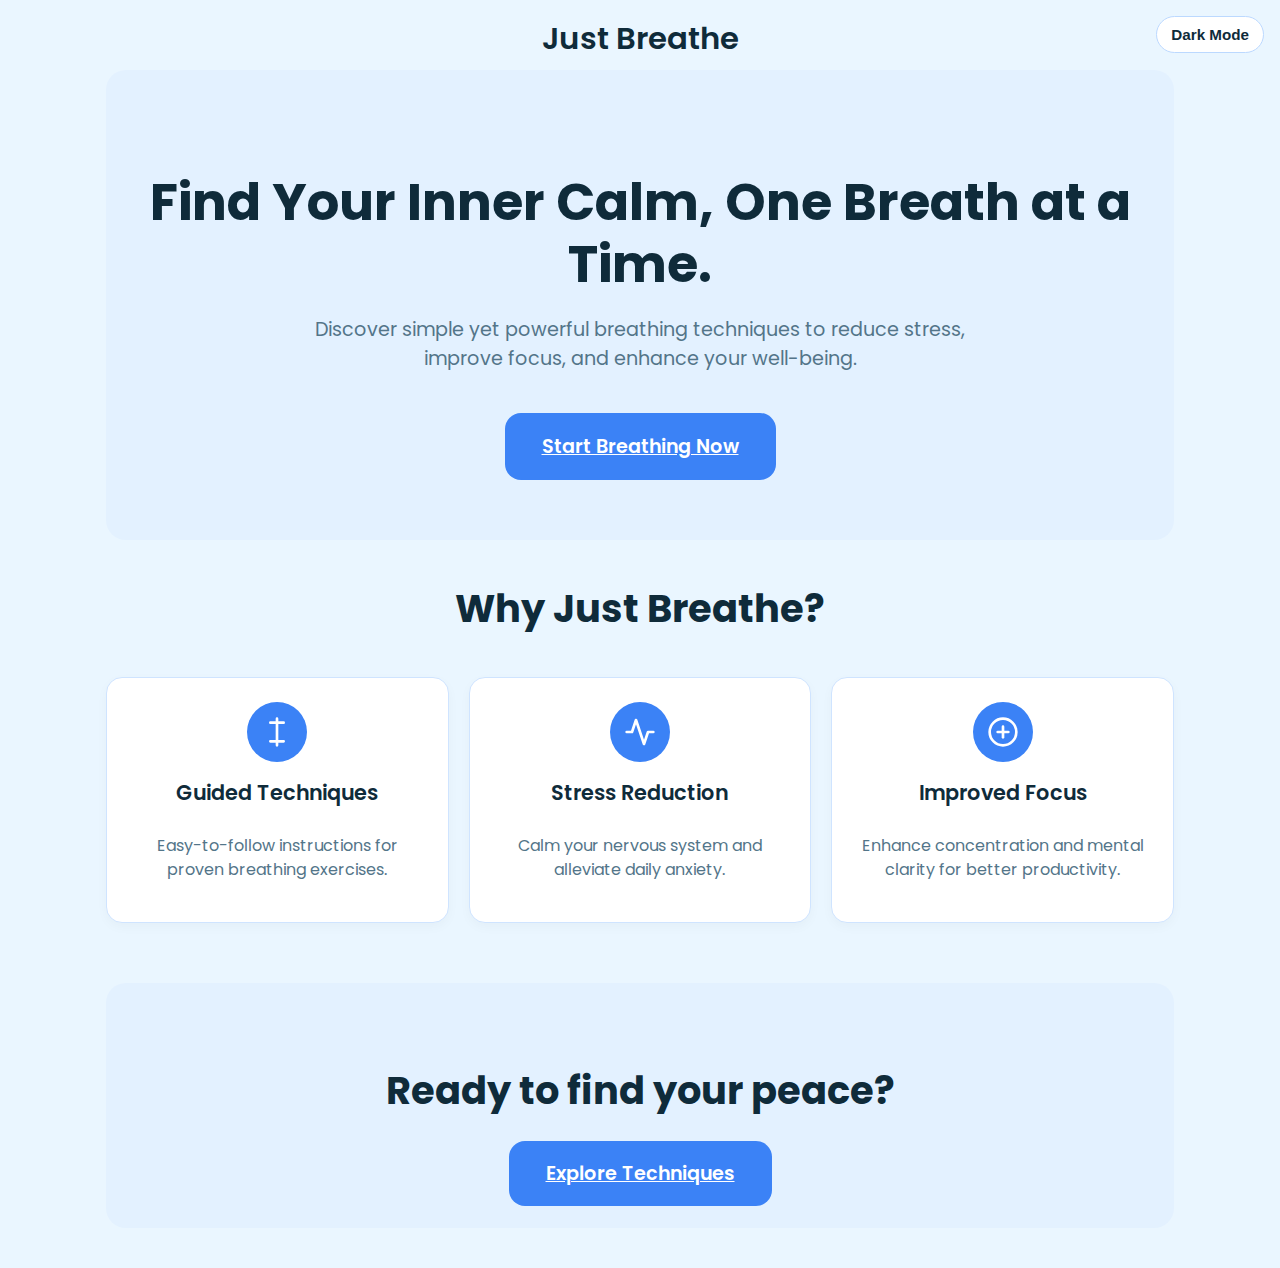
<file: index.html>
<!DOCTYPE html>
<html lang="en">
<head>
  <meta charset="UTF-8" />
  <meta name="viewport" content="width=device-width, initial-scale=1" />
  <title>Just Breathe – Inner Calm in Every Breath</title>
  <link href="https://fonts.googleapis.com/css2?family=Poppins:wght@400;600;700&display=swap" rel="stylesheet" />
  <link rel="stylesheet" href="styles.css" />
  <script src="app.js" defer></script>
</head>
<body data-page="landing">
  <header class="site-header landing-header">
    <h1 class="app-title">Just Breathe</h1>
    <button id="themeToggle" class="pill-btn theme-toggle-landing" type="button" aria-label="Toggle dark mode">
      <svg width="16" height="16" viewBox="0 0 24 24" aria-hidden="true">
        <path d="M21 12.79A9 9 0 1111.21 3 7 7 0 0021 12.79z" fill="none" stroke="currentColor" stroke-width="2"/>
      </svg>
      <span>Dark Mode</span>
    </button>
  </header>

  <main class="container landing-main">
    <section class="hero-section">
      <h2 class="hero-headline">Find Your Inner Calm, One Breath at a Time.</h2>
      <p class="hero-subheadline">
        Discover simple yet powerful breathing techniques to reduce stress, improve focus, and enhance your well-being.
      </p>
      <div class="hero-actions">
        <a href="app.html" class="action-btn alt large-btn">Start Breathing Now</a>
      </div>
    </section>

    <section class="features-section">
      <h3 class="section-title">Why Just Breathe?</h3>
      <div class="features-grid">
        <div class="feature-card">
          <div class="card-icon">
            <svg width="24" height="24" viewBox="0 0 24 24" fill="none" stroke="currentColor" stroke-width="2" stroke-linecap="round" stroke-linejoin="round">
              <path d="M12 2v20M17 5H7M17 19H7"/>
            </svg>
          </div>
          <h4>Guided Techniques</h4>
          <p>Easy-to-follow instructions for proven breathing exercises.</p>
        </div>
        <div class="feature-card">
          <div class="card-icon">
            <svg width="24" height="24" viewBox="0 0 24 24" fill="none" stroke="currentColor" stroke-width="2" stroke-linecap="round" stroke-linejoin="round">
              <path d="M22 12h-4l-3 9L9 3l-3 9H2"/>
            </svg>
          </div>
          <h4>Stress Reduction</h4>
          <p>Calm your nervous system and alleviate daily anxiety.</p>
        </div>
        <div class="feature-card">
          <div class="card-icon">
            <svg width="24" height="24" viewBox="0 0 24 24" fill="none" stroke="currentColor" stroke-width="2" stroke-linecap="round" stroke-linejoin="round">
              <circle cx="12" cy="12" r="10"/>
              <line x1="12" y1="8" x2="12" y2="16"/>
              <line x1="8" y1="12" x2="16" y2="12"/>
            </svg>
          </div>
          <h4>Improved Focus</h4>
          <p>Enhance concentration and mental clarity for better productivity.</p>
        </div>
      </div>
    </section>

    <section class="cta-section">
      <h3 class="section-title">Ready to find your peace?</h3>
      <a href="app.html" class="action-btn alt large-btn">Explore Techniques</a>
    </section>
  </main>
</body>
</html>
</file>
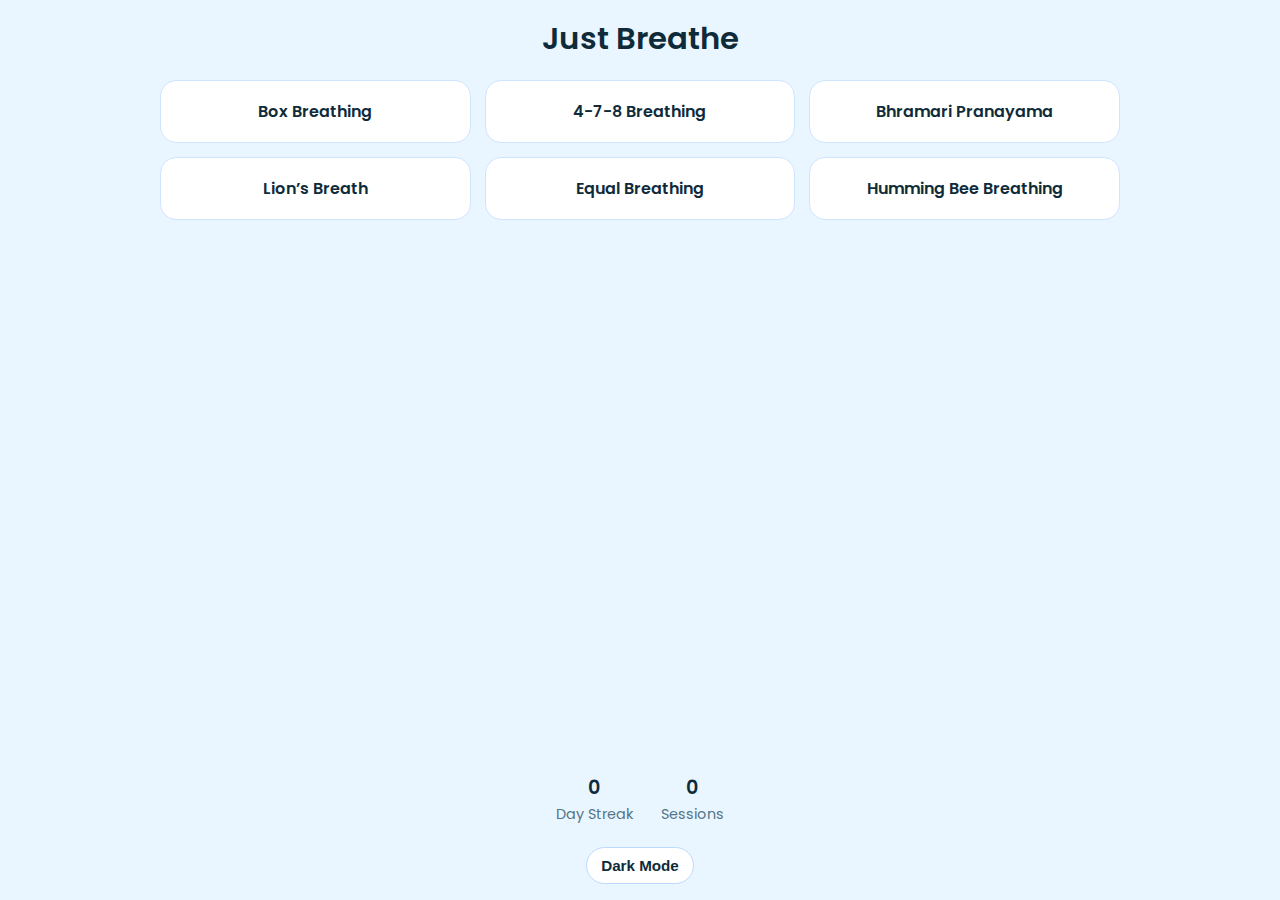
<file: app.html>
<!DOCTYPE html>
<html lang="en">
<head>
  <meta charset="UTF-8" />
  <meta name="viewport" content="width=device-width, initial-scale=1" />
  <title>Just Breathe</title>
  <link href="https://fonts.googleapis.com/css2?family=Poppins:wght@400;600&display=swap" rel="stylesheet" />
  <link rel="stylesheet" href="styles.css" />
  <script src="app.js" defer></script>
</head>
<body data-page="index">
  <header class="site-header">
    <h1 class="app-title">Just Breathe</h1>
  </header>

  <main class="container">
    <section class="techniques-grid" aria-label="Breathing techniques">
      <a href="technique.html?technique=box" class="card">Box Breathing</a>
      <a href="technique.html?technique=478" class="card">4-7-8 Breathing</a>
      <a href="technique.html?technique=bhramari" class="card">Bhramari Pranayama</a>
      <a href="technique.html?technique=lion" class="card">Lion’s Breath</a>
      <a href="technique.html?technique=equal" class="card">Equal Breathing</a>
      <a href="technique.html?technique=humming" class="card">Humming Bee Breathing</a>
    </section>
  </main>

  <footer class="footer-bar">
    <div class="stats-inline" aria-label="Practice statistics">
      <div class="stat">
        <span id="streak" class="stat-number">0</span>
        <span class="stat-label">Day Streak</span>
      </div>
      <div class="stat">
        <span id="sessions" class="stat-number">0</span>
        <span class="stat-label">Sessions</span>
      </div>
    </div>

    <button id="themeToggle" class="pill-btn" type="button" aria-label="Toggle dark mode">
      <svg width="16" height="16" viewBox="0 0 24 24" aria-hidden="true">
        <path d="M21 12.79A9 9 0 1111.21 3 7 7 0 0021 12.79z" fill="none" stroke="currentColor" stroke-width="2"/>
      </svg>
      <span>Dark Mode</span>
    </button>
  </footer>
</body>
</html>
</file>
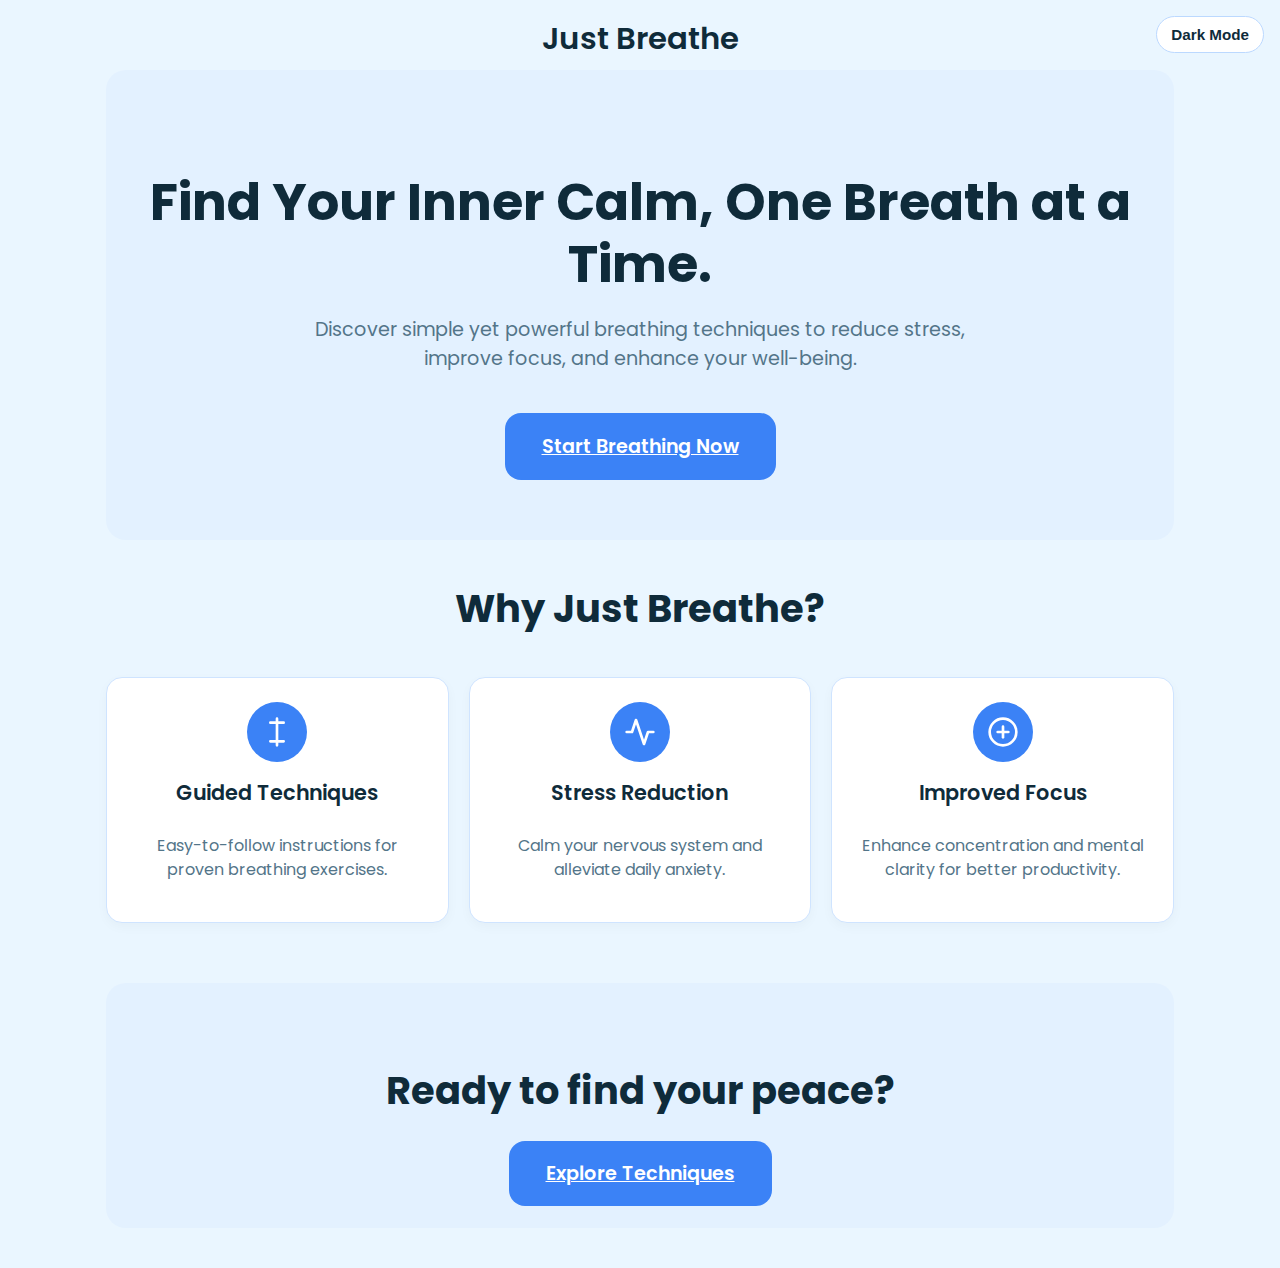
<file: landing.html>
<!DOCTYPE html>
<html lang="en">
<head>
  <meta charset="UTF-8" />
  <meta name="viewport" content="width=device-width, initial-scale=1" />
  <title>Just Breathe – Inner Calm in Every Breath</title>
  <link href="https://fonts.googleapis.com/css2?family=Poppins:wght@400;600;700&display=swap" rel="stylesheet" />
  <link rel="stylesheet" href="styles.css" />
  <script src="app.js" defer></script>
</head>
<body data-page="landing">
  <header class="site-header landing-header">
    <h1 class="app-title">Just Breathe</h1>
    <button id="themeToggle" class="pill-btn theme-toggle-landing" type="button" aria-label="Toggle dark mode">
      <svg width="16" height="16" viewBox="0 0 24 24" aria-hidden="true">
        <path d="M21 12.79A9 9 0 1111.21 3 7 7 0 0021 12.79z" fill="none" stroke="currentColor" stroke-width="2"/>
      </svg>
      <span>Dark Mode</span>
    </button>
  </header>

  <main class="container landing-main">
    <section class="hero-section">
      <h2 class="hero-headline">Find Your Inner Calm, One Breath at a Time.</h2>
      <p class="hero-subheadline">
        Discover simple yet powerful breathing techniques to reduce stress, improve focus, and enhance your well-being.
      </p>
      <div class="hero-actions">
        <a href="index.html" class="action-btn alt large-btn">Start Breathing Now</a>
      </div>
    </section>

    <section class="features-section">
      <h3 class="section-title">Why Just Breathe?</h3>
      <div class="features-grid">
        <div class="feature-card">
          <div class="card-icon">
            <svg width="24" height="24" viewBox="0 0 24 24" fill="none" stroke="currentColor" stroke-width="2" stroke-linecap="round" stroke-linejoin="round">
              <path d="M12 2v20M17 5H7M17 19H7"/>
            </svg>
          </div>
          <h4>Guided Techniques</h4>
          <p>Easy-to-follow instructions for proven breathing exercises.</p>
        </div>
        <div class="feature-card">
          <div class="card-icon">
            <svg width="24" height="24" viewBox="0 0 24 24" fill="none" stroke="currentColor" stroke-width="2" stroke-linecap="round" stroke-linejoin="round">
              <path d="M22 12h-4l-3 9L9 3l-3 9H2"/>
            </svg>
          </div>
          <h4>Stress Reduction</h4>
          <p>Calm your nervous system and alleviate daily anxiety.</p>
        </div>
        <div class="feature-card">
          <div class="card-icon">
            <svg width="24" height="24" viewBox="0 0 24 24" fill="none" stroke="currentColor" stroke-width="2" stroke-linecap="round" stroke-linejoin="round">
              <circle cx="12" cy="12" r="10"/>
              <line x1="12" y1="8" x2="12" y2="16"/>
              <line x1="8" y1="12" x2="16" y2="12"/>
            </svg>
          </div>
          <h4>Improved Focus</h4>
          <p>Enhance concentration and mental clarity for better productivity.</p>
        </div>
      </div>
    </section>

    <section class="cta-section">
      <h3 class="section-title">Ready to find your peace?</h3>
      <a href="index.html" class="action-btn alt large-btn">Explore Techniques</a>
    </section>
  </main>
</body>
</html>
</file>
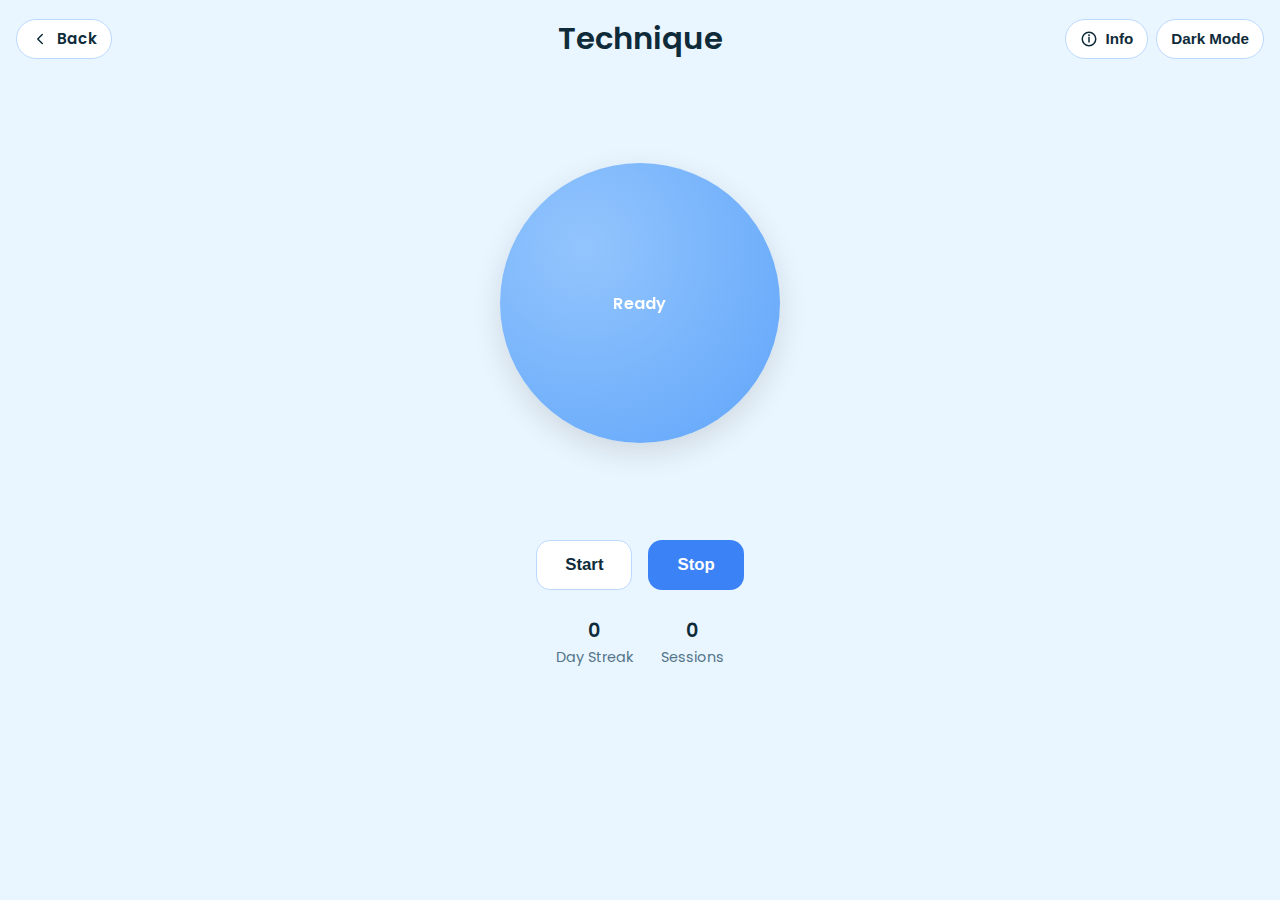
<file: technique.html>
<!DOCTYPE html>
<html lang="en">
<head>
  <meta charset="UTF-8" />
  <meta name="viewport" content="width=device-width, initial-scale=1" />
  <title>Just Breathe – Technique</title>
  <link href="https://fonts.googleapis.com/css2?family=Poppins:wght@400;600&display=swap" rel="stylesheet" />
  <link rel="stylesheet" href="styles.css" />
  <script src="app.js" defer></script>
</head>
<body data-page="technique">
  <header class="technique-header">
    <a class="pill-btn back-btn" href="index.html">
      <svg width="18" height="18" viewBox="0 0 24 24" aria-hidden="true">
        <path d="M15 18l-6-6 6-6" fill="none" stroke="currentColor" stroke-width="2" stroke-linecap="round" stroke-linejoin="round"/>
      </svg>
      <span>Back</span>
    </a>

    <h1 id="techniqueTitle" class="technique-title">Technique</h1>

    <div class="header-actions">
      <button id="infoBtn" class="pill-btn" type="button" aria-haspopup="dialog" aria-controls="infoModal">
        <svg width="18" height="18" viewBox="0 0 24 24" aria-hidden="true">
          <circle cx="12" cy="12" r="9" fill="none" stroke="currentColor" stroke-width="2"/>
          <line x1="12" y1="10" x2="12" y2="16" stroke="currentColor" stroke-width="2" stroke-linecap="round"/>
          <circle cx="12" cy="7" r="1.25" fill="currentColor"/>
        </svg>
        <span>Info</span>
      </button>

      <button id="themeToggle" class="pill-btn" type="button" aria-label="Toggle dark mode">
        <svg width="16" height="16" viewBox="0 0 24 24" aria-hidden="true">
          <path d="M21 12.79A9 9 0 1111.21 3 7 7 0 0021 12.79z" fill="none" stroke="currentColor" stroke-width="2"/>
        </svg>
        <span>Dark Mode</span>
      </button>
    </div>
  </header>

  <main class="technique-main">
    <p id="techniqueDesc" class="technique-desc"></p>

    <div class="circle-area">
      <div class="circle-container">
        <div id="breathingCircle" class="breathing-circle">Ready</div>
      </div>
    </div>

    <div class="controls">
      <button id="startBtn" class="action-btn" type="button">Start</button>
      <button id="stopBtn" class="action-btn alt" type="button">Stop</button>
    </div>
  </main>

  <footer class="footer-slim">
    <div class="stats-inline">
      <div class="stat">
        <span id="streak" class="stat-number">0</span>
        <span class="stat-label">Day Streak</span>
      </div>
      <div class="stat">
        <span id="sessions" class="stat-number">0</span>
        <span class="stat-label">Sessions</span>
      </div>
    </div>
  </footer>

  <div id="infoModal" class="modal" role="dialog" aria-modal="true" aria-labelledby="modalTitle">
    <div class="modal-content">
      <button id="closeModal" class="modal-close" type="button" aria-label="Close">
        <svg width="20" height="20" viewBox="0 0 24 24" aria-hidden="true">
          <line x1="18" y1="6" x2="6" y2="18" stroke="currentColor" stroke-width="2" stroke-linecap="round"/>
          <line x1="6" y1="6" x2="18" y2="18" stroke="currentColor" stroke-width="2" stroke-linecap="round"/>
        </svg>
      </button>
      <h2 id="modalTitle" class="modal-title"></h2>
      <p id="modalDesc" class="modal-text"></p>
    </div>
  </div>
</body>
</html>
</file>
<file: styles.css>
/* ================================
   Just Breathe — Styles
   ================================ */

/* Theme Tokens */
:root{
  /* Light (sky blue) */
  --bg: #eaf6ff;
  --bg-soft: #e3f1ff;
  --text: #0f2b3a;
  --muted: #537589;
  --card: #ffffff;
  --border: #cfe4ff;
  --accent: #3b82f6;

  --btn-bg: #ffffff;
  --btn-text: #0f2b3a;
  --btn-border: #bcd9ff;

  --circle-fill: radial-gradient(circle at 30% 30%, #93c5fd, #60a5fa);
}

body.dark{
  --bg: #0b1320;
  --bg-soft: #0f1b2b;
  --text: #e6eef7;
  --muted: #9bb4c8;
  --card: #121a29;
  --border: #243349;
  --accent: #7cc4ff;

  --btn-bg: #121a29;
  --btn-text: #e6eef7;
  --btn-border: #2a3b54;

  --circle-fill: radial-gradient(circle at 30% 30%, #2b6cb0, #1e3a8a);
}

/* Base */
*{ box-sizing: border-box; }
html, body{ height: 100%; }
body{
  margin: 0;
  font-family: "Poppins", system-ui, -apple-system, Segoe UI, Roboto, Helvetica, Arial, "Apple Color Emoji", "Segoe UI Emoji";
  background: var(--bg);
  color: var(--text);
  display: flex;
  flex-direction: column;
}

/* Headers */
.site-header,
.technique-header{
  position: relative;
  display: flex; /* Use flexbox for easier centering */
  justify-content: center; /* Center horizontally */
  align-items: center;
  gap: 12px;
  padding: 16px 16px 4px;
}
/* Ensure the back button and header actions are positioned absolutely to allow title centering */
.technique-header .back-btn{
  position: absolute;
  left: 16px;
}
.technique-header .header-actions{
  position: absolute;
  right: 16px;
  display: flex;
  gap: 8px;
}

.app-title,
.technique-title{
  text-align: center;
  margin: 0;
  font-size: clamp(1.6rem, 2.4vw, 2.2rem);
  font-weight: 600;
  color: var(--text); /* Ensure title color adapts to theme */
}

/* Container */
.container{ width: 100%; max-width: 1100px; margin: 0 auto; padding: 4px 16px 0; }

/* Pill buttons (back/info/theme) */
.pill-btn{
  display: inline-flex;
  align-items: center;
  gap: 8px;
  padding: 10px 14px;
  border-radius: 999px;
  background: var(--btn-bg);
  color: var(--btn-text);
  border: 1px solid var(--btn-border);
  text-decoration: none;
  font-weight: 600;
  font-size: 0.95rem;
  line-height: 1;
  transition: box-shadow .2s ease, transform .06s ease;
}
.pill-btn:hover{ box-shadow: 0 4px 14px rgba(0,0,0,.08); }
.pill-btn:active{ transform: translateY(1px); }

/* Techniques grid: 3x2 (desktop), 2 columns (tablet), 1 (mobile) */
.techniques-grid{
  display: grid;
  gap: 14px;
  margin: 10px auto 18px;
  width: 100%;
  max-width: 960px;
  grid-template-columns: 1fr;         /* mobile default */
}
@media (min-width: 600px){
  .techniques-grid{ grid-template-columns: repeat(2, 1fr); }
}
@media (min-width: 900px){
  .techniques-grid{ grid-template-columns: repeat(3, 1fr); }
}
.card{
  background: var(--card);
  color: var(--text);
  border: 1px solid var(--border);
  border-radius: 16px;
  padding: 18px;
  text-align: center;
  text-decoration: none;
  font-weight: 600;
  transition: transform .1s ease, box-shadow .2s ease;
}
.card:hover{
  transform: translateY(-2px);
  box-shadow: 0 10px 24px rgba(0,0,0,.08);
}

/* Footer (index) — stats + dark mode aligned and centered at bottom */
.footer-bar{
  margin-top: auto;
  display: flex; /* Use flexbox for centering */
  flex-direction: column; /* Stack items vertically */
  align-items: center; /* Center horizontally */
  gap: 12px;
  padding: 10px 16px 16px;
}
.footer-bar .stats-inline{
  display: flex;
  justify-content: center;
  gap: 28px;
  margin-bottom: 10px;
}
.footer-bar .pill-btn{
  justify-self: center; /* Center the button within flex container */
}


/* Stats (shared) */
.stats-inline .stat{
  display: grid;
  grid-template-rows: auto auto;
  justify-items: center;
  gap: 2px;
}
.stat-number{ font-size: 1.2rem; font-weight: 600; }
.stat-label{ font-size: .9rem; color: var(--muted); }

/* Technique main */
.technique-main{
  width: 100%;
  max-width: 1100px;
  margin: 0 auto;
  padding: 4px 16px 0 16px;
}
.technique-desc{
  text-align: center;
  color: var(--muted);
  margin: 8px auto 0;
  max-width: 720px;
  line-height: 1.5;
}

/* Circle area — reserve space to avoid overlap */
.circle-area{ margin-top: 8px; width: 100%; }
.circle-container{
  display: flex;
  justify-content: center;
  align-items: center;
  min-height: clamp(260px, 50vh, 520px);
  padding: 10px 0;
}
.breathing-circle{
  width: 280px; /* Fixed width */
  height: 280px; /* Fixed height */
  border-radius: 50%;
  background: var(--circle-fill);
  color: #fff;
  display: flex;
  align-items: center;
  justify-content: center;
  font-weight: 600;
  letter-spacing: .3px;
  box-shadow: 0 10px 30px rgba(0,0,0,.12);
  user-select: none;
  will-change: transform;
  transition: transform 4s ease-in-out;
}

/* Controls */
.controls{
  display: flex;
  justify-content: center;
  gap: 16px;
  padding: 12px 0 18px;
}
.action-btn{
  appearance: none;
  border: 1px solid var(--btn-border);
  background: var(--btn-bg);
  color: var(--btn-text);
  border-radius: 14px;
  padding: 14px 28px;
  font-size: 1.05rem;
  font-weight: 600;
  cursor: pointer;
  transition: box-shadow .2s ease, transform .06s ease;
}
.action-btn:hover{ box-shadow: 0 6px 18px rgba(0,0,0,.08); }
.action-btn:active{ transform: translateY(1px); }
.action-btn.alt{
  background: var(--accent);
  color: white;
  border-color: transparent;
}

/* Technique footer */
.footer-slim{ padding: 8px 16px 16px; }
.footer-slim .stats-inline{
  display: flex;
  justify-content: center;
  gap: 28px;
}

/* Modal */
.modal{
  display: none;
  position: fixed;
  inset: 0;
  background: rgba(0,0,0,.55);
  z-index: 100;
}
.modal-content{
  position: relative;
  margin: 7% auto;
  width: min(90%, 720px);
  background: var(--card);
  color: var(--text);
  border: 1px solid var(--border);
  border-radius: 16px;
  padding: 20px 20px 24px;
  box-shadow: 0 20px 60px rgba(0,0,0,.25);
}
.modal-title{ margin: 0 0 8px; font-size: 1.25rem; }
.modal-text{ margin: 0; line-height: 1.6; color: var(--muted); }
.modal-close{
  position: absolute;
  top: 10px; right: 10px;
  border: 1px solid var(--btn-border);
  background: var(--btn-bg);
  color: var(--btn-text);
  border-radius: 10px;
  padding: 6px 8px;
  cursor: pointer;
}

/* Landing Page Specific Styles */
.landing-header .theme-toggle-landing {
  position: absolute;
  right: 16px;
  top: 16px;
}

.hero-section {
  text-align: center;
  padding: 60px 20px;
  background: var(--bg-soft);
  border-radius: 20px;
  margin-bottom: 40px;
}

.hero-headline {
  font-size: clamp(2.2rem, 4vw, 3.5rem);
  font-weight: 700;
  color: var(--text);
  margin-bottom: 20px;
  line-height: 1.2;
}

.hero-subheadline {
  font-size: 1.2rem;
  color: var(--muted);
  max-width: 700px;
  margin: 0 auto 40px;
}

.hero-actions {
  display: flex;
  justify-content: center;
}

.large-btn {
  padding: 18px 36px;
  font-size: 1.2rem;
  border-radius: 16px;
}

.features-section {
  text-align: center;
  margin-bottom: 60px;
}

.section-title {
  font-size: clamp(1.8rem, 3vw, 2.8rem);
  font-weight: 700;
  color: var(--text);
  margin-bottom: 40px;
}

.features-grid {
  display: grid;
  grid-template-columns: repeat(auto-fit, minmax(280px, 1fr));
  gap: 20px;
}

.feature-card {
  background: var(--card);
  border: 1px solid var(--border);
  border-radius: 16px;
  padding: 24px;
  box-shadow: 0 4px 12px rgba(0,0,0,.03);
  transition: transform .15s ease, box-shadow .15s ease;
  display: flex;
  flex-direction: column;
  align-items: center;
  text-align: center;
}

.feature-card:hover {
  transform: translateY(-5px);
  box-shadow: 0 8px 24px rgba(0,0,0,.08);
}

.feature-card h4 {
  font-size: 1.3rem;
  font-weight: 600;
  margin: 15px 0 10px;
  color: var(--text);
}

.feature-card p {
  font-size: 1rem;
  color: var(--muted);
  line-height: 1.5;
}

.feature-card .card-icon {
  width: 60px;
  height: 60px;
  background: var(--accent);
  border-radius: 50%;
  display: flex;
  justify-content: center;
  align-items: center;
  color: white;
}

.feature-card .card-icon svg {
  width: 32px;
  height: 32px;
}

.cta-section {
  text-align: center;
  padding: 40px 20px;
  background: var(--bg-soft);
  border-radius: 20px;
  margin-bottom: 40px;
}

/* Small devices */
@media (max-width: 480px){
  .controls{ gap: 12px; }
  .action-btn{ padding: 12px 20px; font-size: 1rem; }
  .hero-headline { font-size: 2rem; }
  .hero-subheadline { font-size: 1rem; }
  .large-btn { padding: 14px 28px; font-size: 1rem; }
  .section-title { font-size: 1.6rem; }
}
</file>
